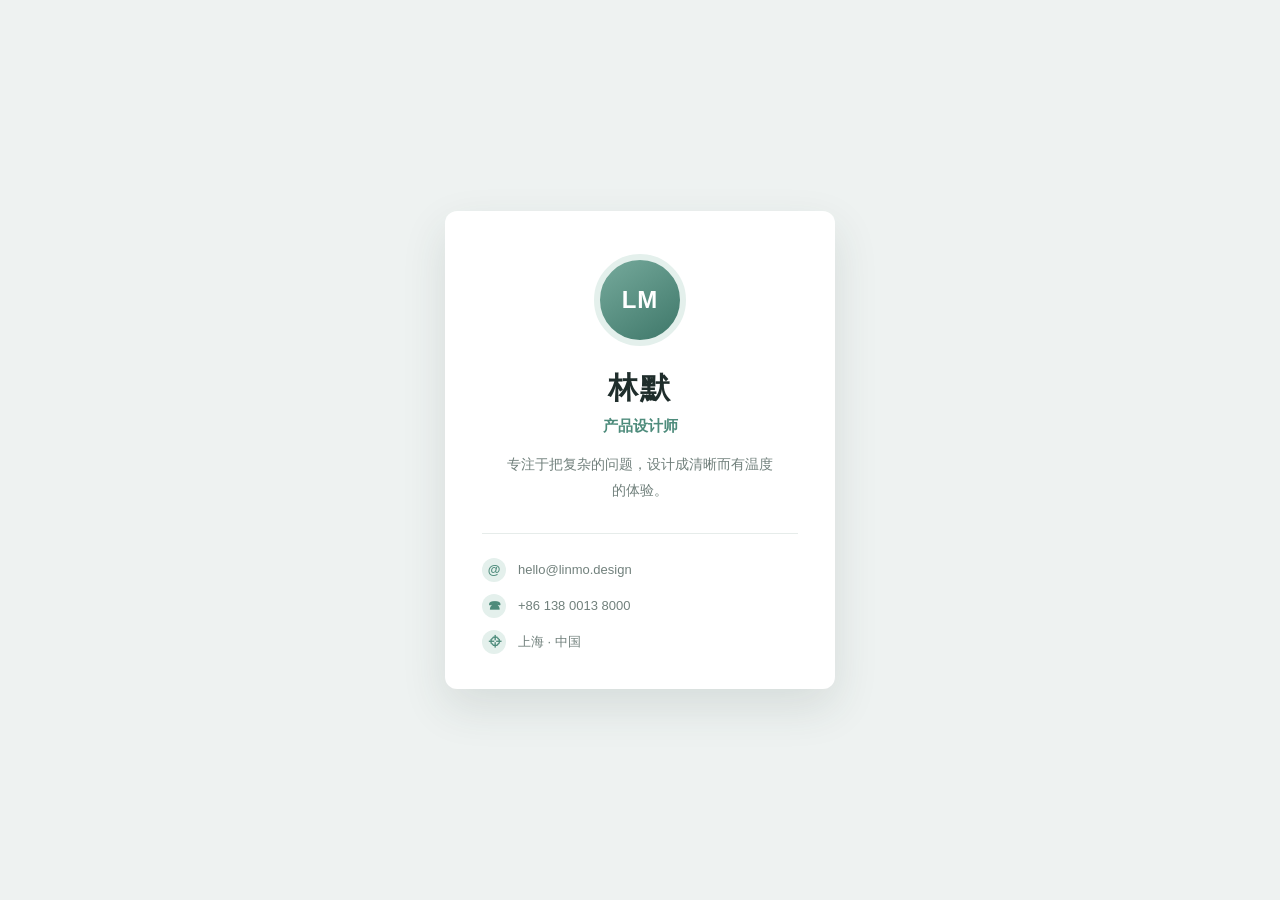
<file: index.html>
<!DOCTYPE html>
<html lang="zh-CN">
<head>
  <meta charset="UTF-8">
  <meta name="viewport" content="width=device-width, initial-scale=1.0">
  <meta name="description" content="简约风格的个人名片">
  <title>林默的个人名片</title>
  <link rel="stylesheet" href="style.css">
</head>
<body>
  <!-- 页面主区域：将名片垂直、水平居中展示 -->
  <main class="page-shell">
    <!-- 个人名片主体 -->
    <article class="business-card">
      <!-- 使用首字母作为头像内容，避免依赖外部图片资源 -->
      <div class="avatar" aria-label="林默的头像">LM</div>

      <!-- 个人基本信息 -->
      <div class="profile">
        <h1>林默</h1>
        <p class="job-title">产品设计师</p>
        <p class="intro">专注于把复杂的问题，设计成清晰而有温度的体验。</p>
      </div>

      <!-- 联系方式列表 -->
      <address class="contact-list">
        <a href="mailto:hello@linmo.design" class="contact-item">
          <span class="contact-icon" aria-hidden="true">@</span>
          <span>hello@linmo.design</span>
        </a>
        <a href="tel:+8613800138000" class="contact-item">
          <span class="contact-icon" aria-hidden="true">☎</span>
          <span>+86 138 0013 8000</span>
        </a>
        <span class="contact-item">
          <span class="contact-icon" aria-hidden="true">⌖</span>
          <span>上海 · 中国</span>
        </span>
      </address>
    </article>
  </main>
</body>
</html>
</file>
<file: style.css>
/* 基础变量：集中管理页面的颜色、间距和圆角 */
:root {
  --page-bg: #eef2f1;
  --card-bg: #ffffff;
  --text-main: #1f2d2b;
  --text-muted: #71807c;
  --accent: #4d8b7b;
  --accent-soft: #e4f0ec;
  --line: #e6ecea;
  --card-radius: 12px;
  --shadow: 0 18px 45px rgba(39, 66, 60, 0.12);
}

/* 统一盒模型，并让页面至少占满整个视口高度 */
* {
  box-sizing: border-box;
}

html,
body {
  min-height: 100%;
}

body {
  margin: 0;
  color: var(--text-main);
  background: var(--page-bg);
  font-family: "Noto Sans SC", "Microsoft YaHei", sans-serif;
}

/* 页面容器负责完成名片的水平与垂直居中 */
.page-shell {
  display: grid;
  place-items: center;
  min-height: 100vh;
  padding: 24px;
}

/* 名片卡片：12px 圆角、柔和阴影，以及悬停上浮动画 */
.business-card {
  width: min(100%, 390px);
  padding: 42px 36px 34px;
  text-align: center;
  background: var(--card-bg);
  border: 1px solid rgba(255, 255, 255, 0.8);
  border-radius: var(--card-radius);
  box-shadow: var(--shadow);
  transition: transform 220ms ease, box-shadow 220ms ease;
}

.business-card:hover {
  transform: translateY(-6px);
  box-shadow: 0 24px 52px rgba(39, 66, 60, 0.17);
}

/* 圆形头像使用渐变色块与姓名首字母，保持页面独立可用 */
.avatar {
  display: grid;
  place-items: center;
  width: 92px;
  height: 92px;
  margin: 0 auto 22px;
  color: #ffffff;
  background: linear-gradient(145deg, #76aa9c, #3e7769);
  border: 6px solid var(--accent-soft);
  border-radius: 50%;
  font-size: 24px;
  font-weight: 700;
  letter-spacing: 1px;
}

.profile h1 {
  margin: 0;
  font-size: 30px;
  font-weight: 700;
  letter-spacing: 2px;
}

.job-title {
  margin: 8px 0 16px;
  color: var(--accent);
  font-size: 15px;
  font-weight: 600;
}

.intro {
  max-width: 270px;
  margin: 0 auto;
  color: var(--text-muted);
  font-size: 14px;
  line-height: 1.8;
}

/* 联系方式用细分隔线组织信息，方便快速扫描 */
.contact-list {
  display: grid;
  gap: 12px;
  margin: 30px 0 0;
  padding-top: 24px;
  border-top: 1px solid var(--line);
  font-style: normal;
  text-align: left;
}

.contact-item {
  display: flex;
  align-items: center;
  gap: 12px;
  min-height: 24px;
  color: var(--text-muted);
  font-size: 13px;
  text-decoration: none;
  transition: color 180ms ease;
}

.contact-item:hover {
  color: var(--accent);
}

.contact-icon {
  display: inline-grid;
  flex: 0 0 24px;
  place-items: center;
  width: 24px;
  height: 24px;
  color: var(--accent);
  background: var(--accent-soft);
  border-radius: 50%;
  font-size: 13px;
  font-weight: 700;
}

/* 小屏幕下收紧内边距，避免卡片内容贴近屏幕边缘 */
@media (max-width: 420px) {
  .page-shell {
    padding: 16px;
  }

  .business-card {
    padding: 34px 24px 28px;
  }
}
</file>
